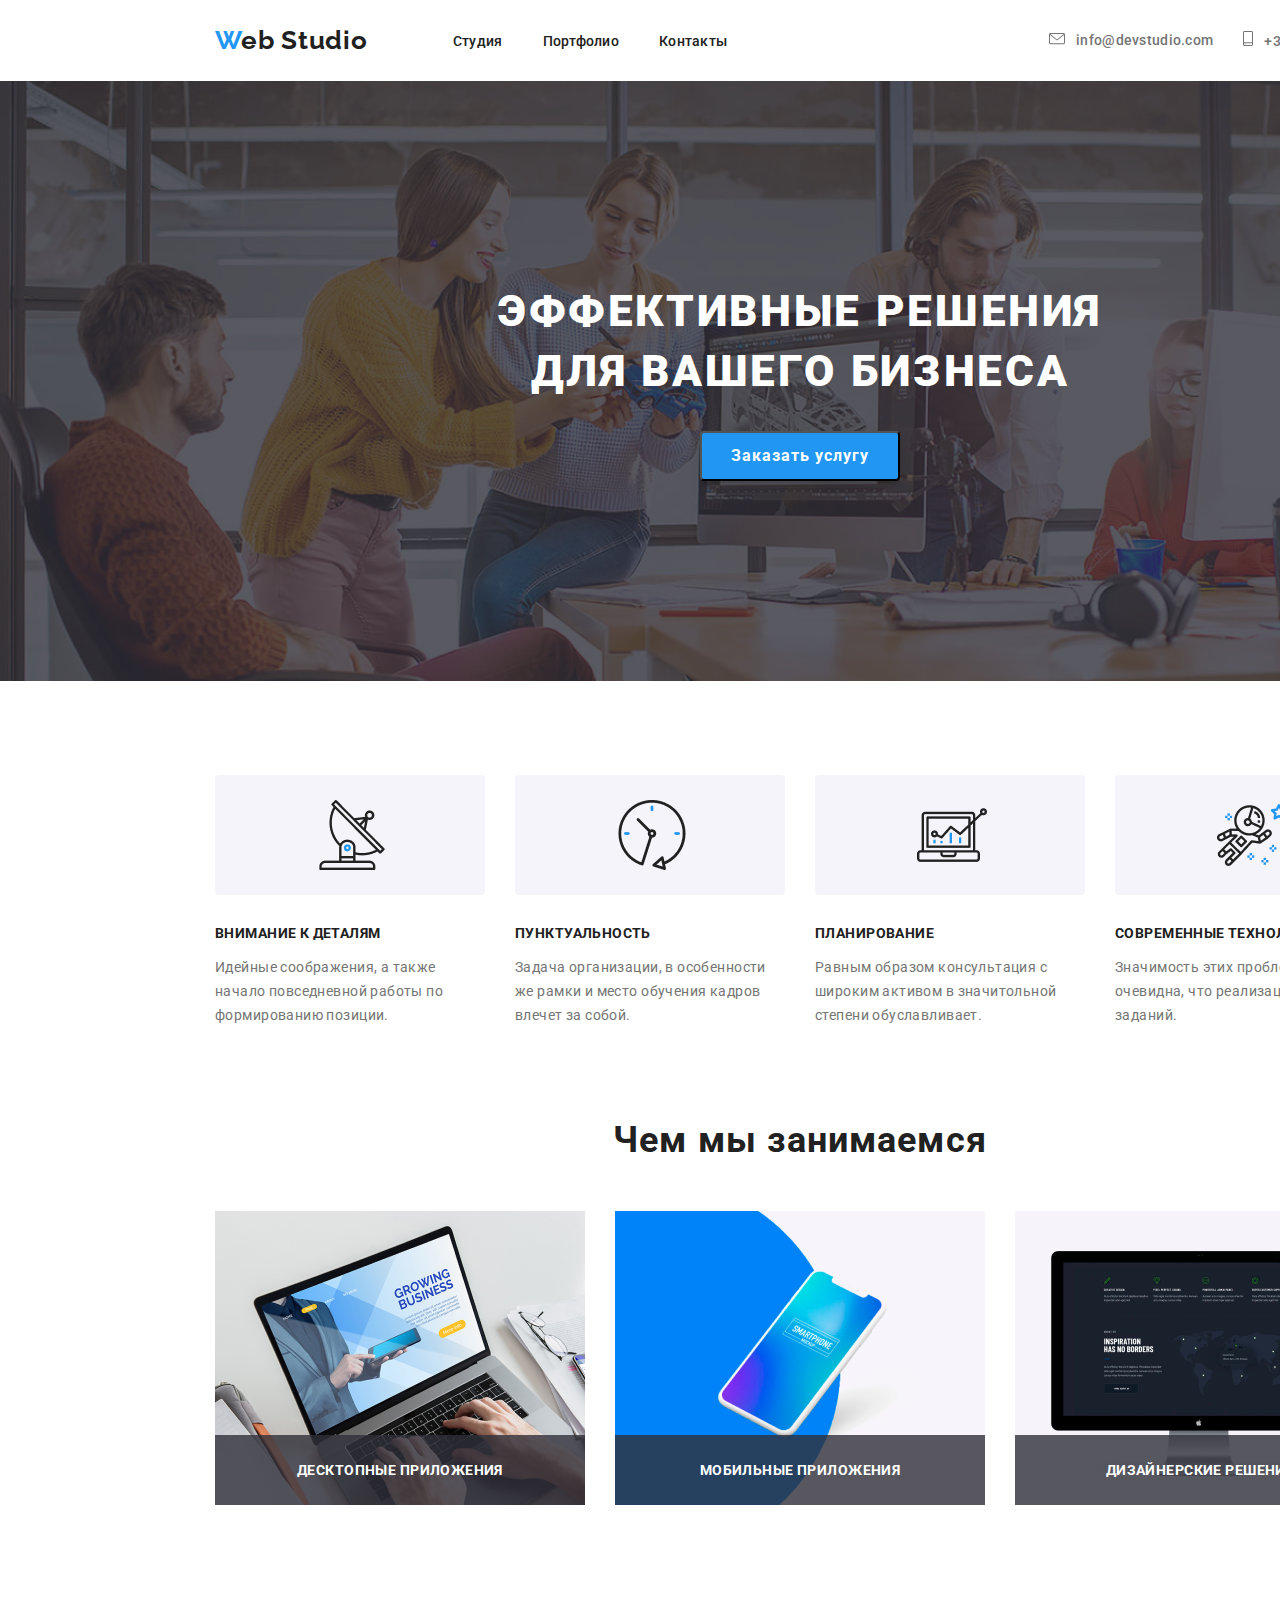
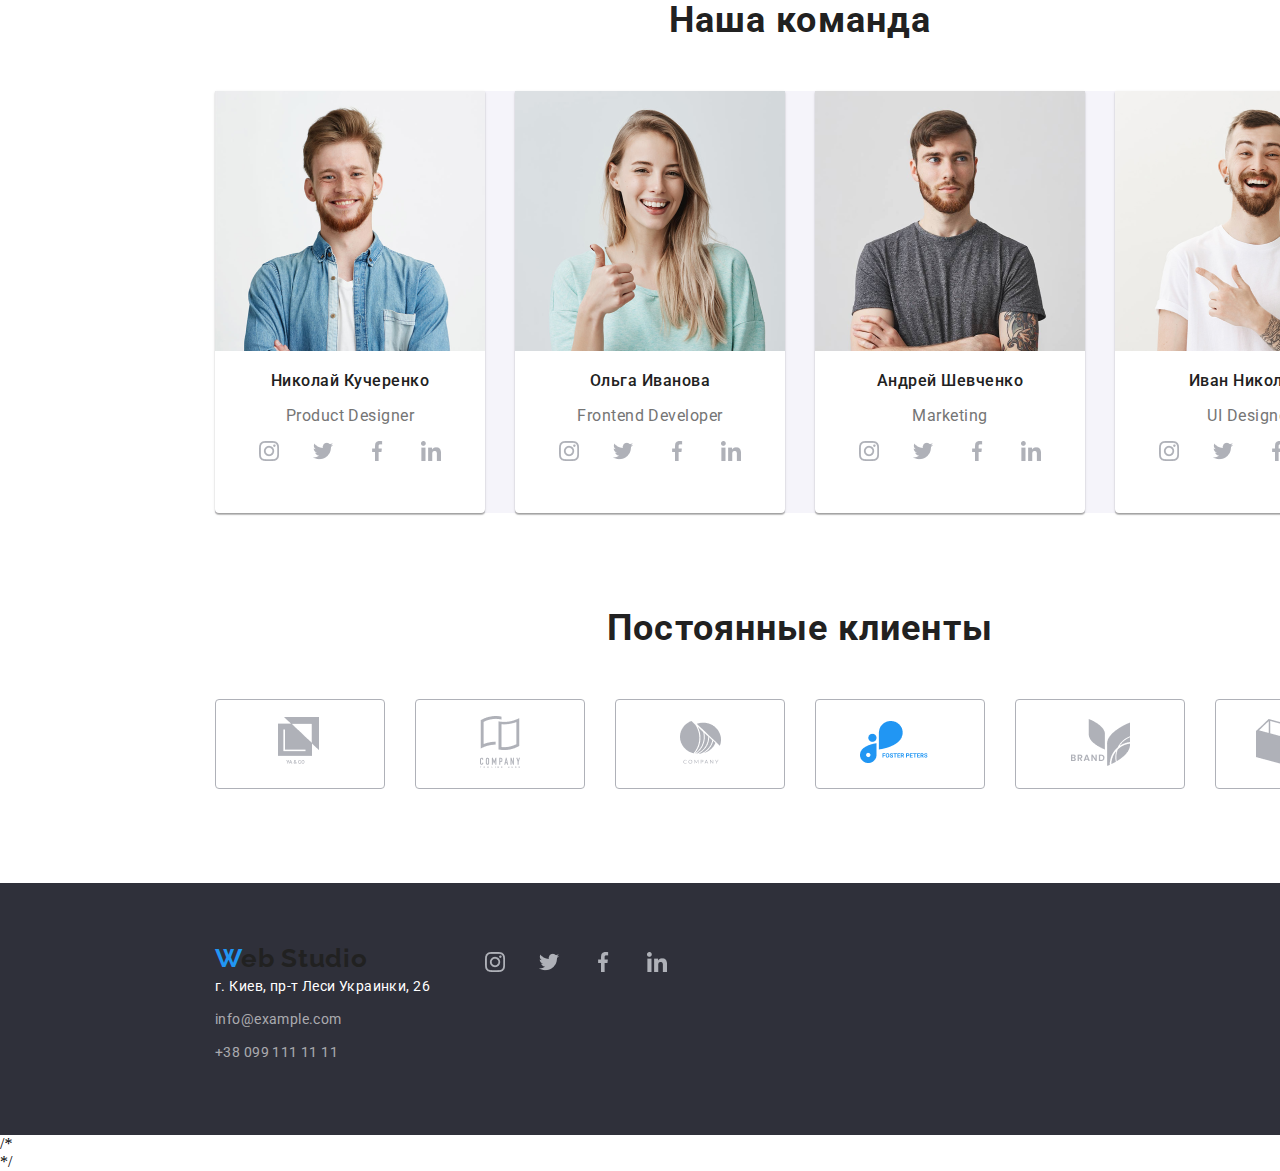
<file: index.html>
<!DOCTYPE html>
<html lang="ru">
  <head>
    <meta charset="utf-8" />
    <title>Homework 1</title>
    <link rel="stylesheet" href="./css/styles_tablet.css"/>
    <link href="https://fonts.googleapis.com/css2?family=Raleway:wght@500&family=Roboto:wght@500&display=swap" rel="stylesheet">
  </head>
  <body>
    <div class="wrapper">
    <header class="container">
      <nav>
        <a href="index.html" id="logo">Web Studio</a> 
        <ul class="menu">
          <li class="item"><a href="index.html">Студия</a></li>
          <li class="item"><a href="portfolio.html">Портфолио</a></li>
          <li class="item"><a href="">Контакты</a></li>
        </ul>
        <ul class="contacts">
          <li class="props">
            <svg width="16" height="12" viewBox="0 0 16 12" fill="none" xmlns="http://www.w3.org/2000/svg" class="icon">
              <path 
              class="envelope" d="M14.5 0H1.50001C0.672854 0 0 0.628107 0 1.40026V9.80173C0 10.5739 0.672854 11.202 1.50001 11.202H14.5C15.3271 11.202 16 10.5739 16 9.80173V1.40026C16 0.628107 15.3271 0 14.5 0ZM14.5 0.933493C14.5679 0.933493 14.6325 0.94665 14.6916 0.969628L8 6.38361L1.30833 0.969628C1.36742 0.946681 1.43204 0.933493 1.49998 0.933493H14.5ZM14.5 10.2685H1.50001C1.22414 10.2685 0.999996 10.0593 0.999996 9.80169V1.95587L7.67236 7.35402C7.76661 7.43013 7.8833 7.46798 8 7.46798C8.1167 7.46798 8.23339 7.43016 8.32764 7.35402L15 1.95587V9.80173C15 10.0593 14.7759 10.2685 14.5 10.2685Z" fill="#757575"/>
            </svg>
            <a href="mailto:info@devstudio.com">info@devstudio.com</a>
          </li>
          <li class="props">
            <svg width="10" height="15" viewBox="0 0 10 15" fill="none" xmlns="http://www.w3.org/2000/svg" class="icon">
              <path
              class="smartphone" d="M8.5 0H1.5C0.672848 0 0 0.628103 0 1.40025V13.5357C0 14.3079 0.672848 14.936 1.5 14.936H8.5C9.32715 14.936 10 14.3079 10 13.5357V1.40025C10 0.628103 9.32715 0 8.5 0ZM1.5 0.933498H8.5C8.77588 0.933498 9 1.14271 9 1.40025V11.202H1V1.40025C1 1.14271 1.22412 0.933498 1.5 0.933498ZM8.5 14.0025H1.5C1.22412 14.0025 1 13.7933 1 13.5357V12.1355H9V13.5357C9 13.7933 8.77588 14.0025 8.5 14.0025Z" fill="#757575"/>
              <path d="M2.35355 12.7389C2.54882 12.9213 2.54882 13.2169 2.35355 13.3992C2.15828 13.5816 1.84172 13.5816 1.64645 13.3992C1.45118 13.2169 1.45118 12.9213 1.64645 12.7389C1.84172 12.5566 2.15828 12.5566 2.35355 12.7389Z" fill="#757575"/>
            </svg>
            <a href="tel:+380961111111">+38 096 111 11 11</a>
          </li>
        </ul>
      </nav>
    </header>
  
    <main>
      <div id="hat"> 
        <div id="imgoverlay">
          <a href="">Эффективные решения для вашего бизнеса</a>
          <button>Заказать услугу</button>
        </div>
      </div>

      <section class="container">
        <ul class="features">
          <li>
            <div><img src="./images/antenna.png"></a></div>
            <h4>Внимание к деталям</h4>
            <p>Идейные соображения, а также начало повседневной работы по формированию позиции.</p>
          </li>

          <li>
            <div><img src="./images/clock.png"></div>
            <h4>Пунктуальность</h4>
            <p>Задача организации, в особенности же рамки и место обучения кадров влечет за собой.</p>
          </li>

          <li>
            <div><img src="./images/diagram.png"></div>
            <h4>Планирование</h4>
            <p>Равным образом консультация с широким активом в значитольной степени обуславливает.</p>
          </li>

          <li>
            <div><img src="./images/astronaut.png"></div>
            <h4>Современные технологии</h4>
            <p>Значимость этих проблем настолько очевидна, что реализация плановых заданий.</p>
          </li>

        </ul>
      </section>

      <section class="container">
        <h3>Чем мы занимаемся</h3>
        <ul class="activities">
          <li id="desktop">
            <a href="">Десктопные приложения</a>
          </li>
          <li id="mobile">
            <a href="">Мобильные приложения</a> 
          </li>
          <li id="design">
            <a href="">Дизайнерские решения</a>
          </li>
        </ul>
      </section>

      <section class="container">
        <h3>Наша команда</h3>
        <ul class="team">
          <li class="card">
            <img src="./images/card1.png">
            <p class="name">Николай Кучеренко</p>
            <p>Product Designer</p>
            <ul class="socButtons">
              <li><a href=""><img src="./images/instagram.png"></a></li>
              <li><a href=""><img src="./images/twitter.png"></a></li>
              <li><a href=""><img src="./images/facebook.png"></a></li>
              <li><a href=""><img src="./images/linkedin.png"></a></li>
            </ul>
          </li>

          <li class="card">
            <img src="./images/card2.png">
            <p class="name">Ольга Иванова</p>
            <p>Frontend Developer</p>
            <ul class="socButtons">
              <li><a href=""><img src="./images/instagram.png"></a></li>
              <li><a href=""><img src="./images/twitter.png"></a></li>
              <li><a href=""><img src="./images/facebook.png"></a></li>
              <li><a href=""><img src="./images/linkedin.png"></a></li>
            </ul>
          </li>

          <li class="card">
            <img src="./images/card3.png">
            <p class="name">Андрей Шевченко</p>
            <p>Marketing</p>
            <ul class="socButtons">
              <li><a href=""><img src="./images/instagram.png"></a></li>
              <li><a href=""><img src="./images/twitter.png"></a></li>
              <li><a href=""><img src="./images/facebook.png"></a></li>
              <li><a href=""><img src="./images/linkedin.png"></a></li>
            </ul>
          </li>

          <li class="card">
            <img src="./images/card4.png">
            <p class="name">Иван Николаев</p>
            <p>UI Designer</p>
            <ul class="socButtons">
              <li><a href=""><img src="./images/instagram.png"></a></li>
              <li><a href=""><img src="./images/twitter.png"></a></li>
              <li><a href=""><img src="./images/facebook.png"></a></li>
              <li><a href=""><img src="./images/linkedin.png"></a></li>
            </ul>
          </li>

        </ul>
      </section>

      <section class="container">
        <h3>Постоянные клиенты</h3>
        <ul class="clients">
          <li class="client"><a href=""><img src="./images/logo 1.png"></a></li>
          <li class="client"><a href=""><img src="./images/logo 2.png"></a></li>
          <li class="client"><a href=""><img src="./images/logo 3.png"></a></li>
          <li class="client"><a href=""><img src="./images/logo 4.png"></a></li>
          <li class="client"><a href=""><img src="./images/logo 5.png"></a></li>
          <li class="client"><a href=""><img src="./images/logo 6.png"></a></li>
        </ul>  
        
      </section>
    </main>
  
    <footer>
      
        <ul class="others">
          <li>
            <ul class="adresses">
              <a href="index.html" id="logo">Web Studio</a>
              <li><a href="" class="info street">г. Киев, пр-т Леси Украинки, 26</a></li>
              <li><a href="" class="info">info@example.com</a></li>
              <li><a href="" class="info">+38 099 111 11 11</a></li>
            </ul>
          </li>

          <li>
            
            <ul class="socButtons">
              <li><a href=""><img src="./images/instagram.png"></a></li>
              <li><a href=""><img src="./images/twitter.png"></a></li>
              <li><a href=""><img src="./images/facebook.png"></a></li>
              <li><a href=""><img src="./images/linkedin.png"></a></li>
            </ul>
          </li>

        </ul>
      
    </footer>
    </div>
  </body>
</html>

/*<section class="additional">*/
</file>
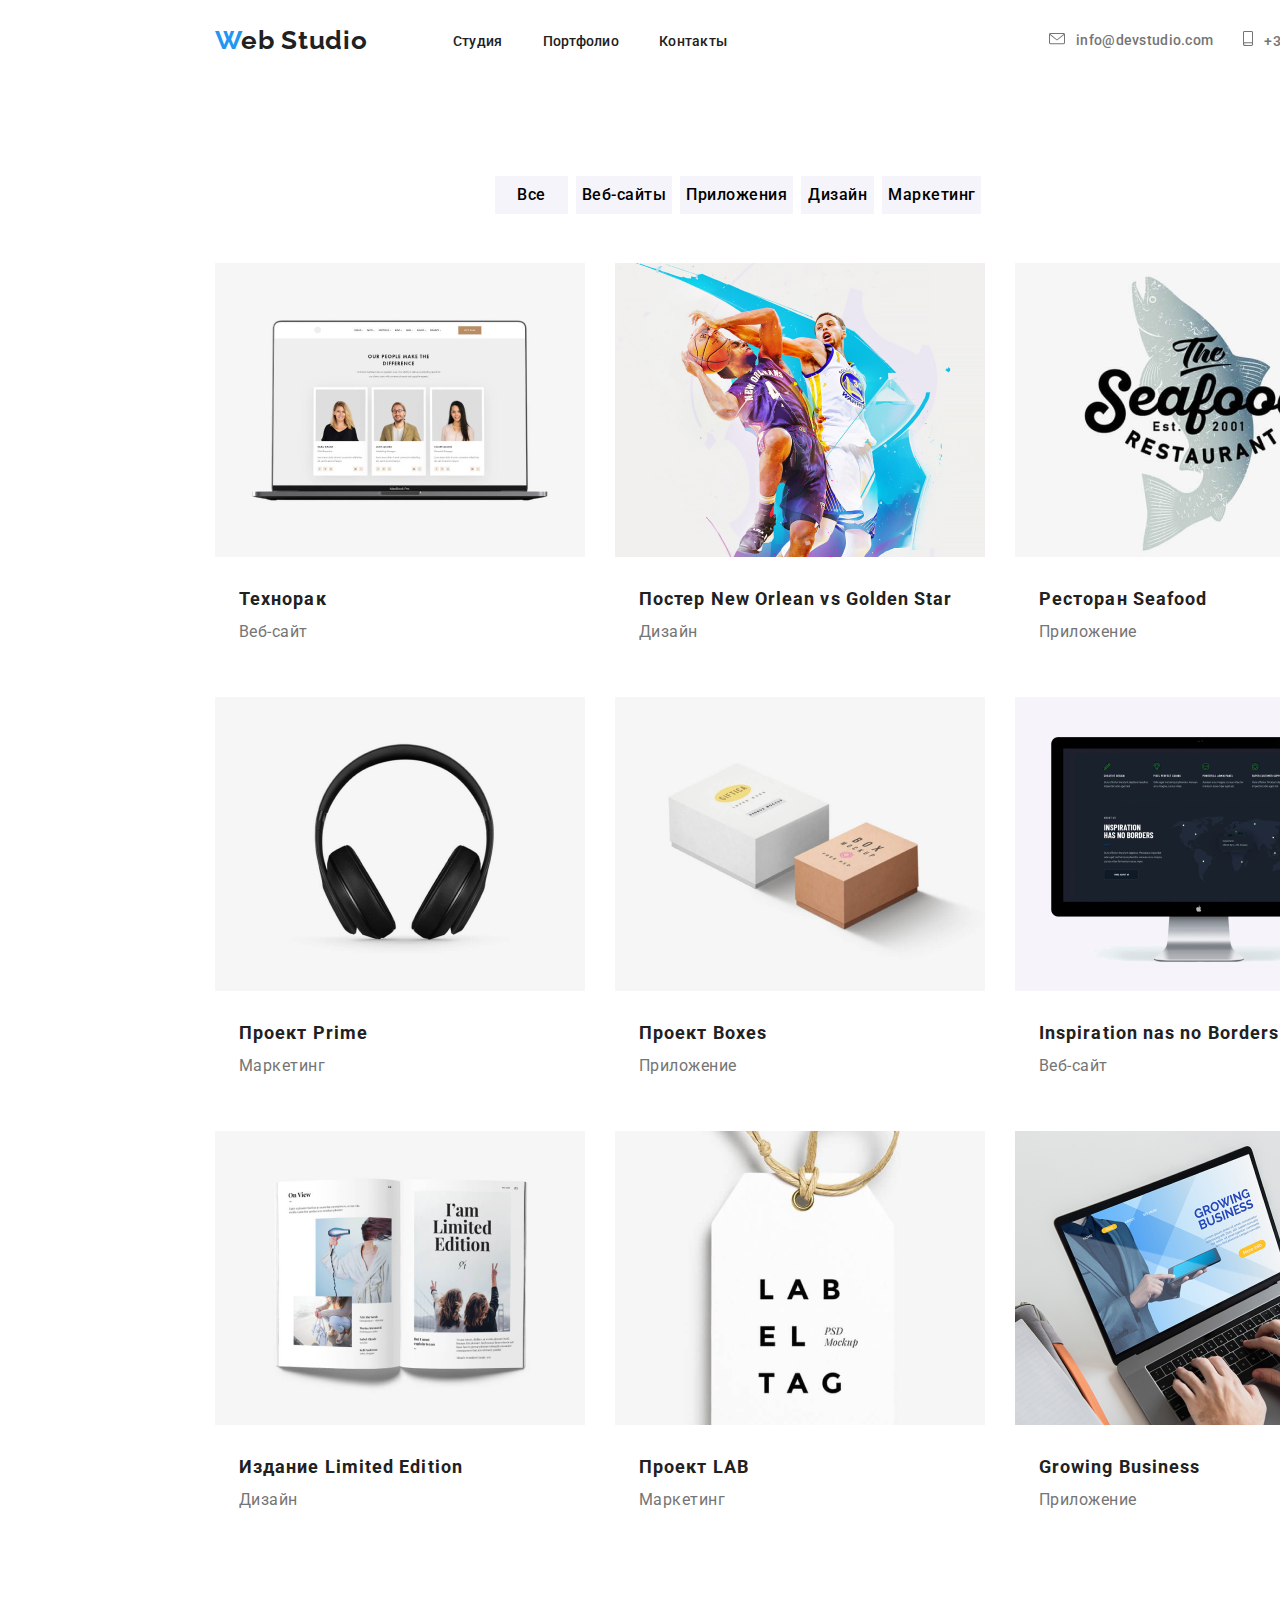
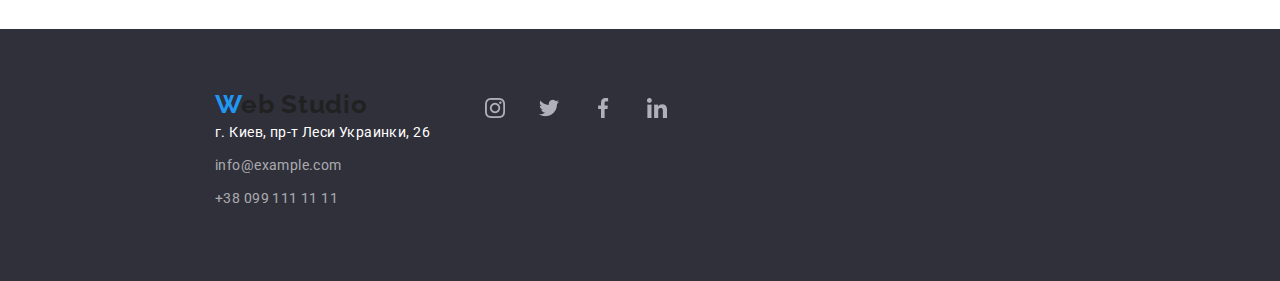
<file: portfolio.html>
<!DOCTYPE html>
<html lang="ru">
  <head>
    <meta charset="utf-8" />
    <title>Homework 2</title>
    <link rel="stylesheet" href="./css/styles.css"/>
    <link href="https://fonts.googleapis.com/css2?family=Raleway:wght@500&family=Roboto:wght@500&display=swap" rel="stylesheet">
  </head>
  <body>
    <div class="wrapper">
      <header class="container">
        <nav>
          <a href="index.html" id="logo">Web Studio</a> 
          <ul class="menu">
            <li class="item"><a href="index.html">Студия</a></li>
            <li class="item"><a href="portfolio.html">Портфолио</a></li>
            <li class="item"><a href="">Контакты</a></li>
          </ul>
          <ul class="contacts">
            <li class="props">
              <svg width="16" height="12" viewBox="0 0 16 12" fill="none" xmlns="http://www.w3.org/2000/svg" class="icon">
                <path 
                  class="envelope" d="M14.5 0H1.50001C0.672854 0 0 0.628107 0 1.40026V9.80173C0 10.5739 0.672854 11.202 1.50001 11.202H14.5C15.3271 11.202 16 10.5739 16 9.80173V1.40026C16 0.628107 15.3271 0 14.5 0ZM14.5 0.933493C14.5679 0.933493 14.6325 0.94665 14.6916 0.969628L8 6.38361L1.30833 0.969628C1.36742 0.946681 1.43204 0.933493 1.49998 0.933493H14.5ZM14.5 10.2685H1.50001C1.22414 10.2685 0.999996 10.0593 0.999996 9.80169V1.95587L7.67236 7.35402C7.76661 7.43013 7.8833 7.46798 8 7.46798C8.1167 7.46798 8.23339 7.43016 8.32764 7.35402L15 1.95587V9.80173C15 10.0593 14.7759 10.2685 14.5 10.2685Z" fill="#757575"/>
              </svg>
              <a href="mailto:info@devstudio.com">info@devstudio.com</a>
            </li>
            <li class="props">
              <svg width="10" height="15" viewBox="0 0 10 15" fill="none" xmlns="http://www.w3.org/2000/svg" class="icon">
                <path
                  class="smartphone" d="M8.5 0H1.5C0.672848 0 0 0.628103 0 1.40025V13.5357C0 14.3079 0.672848 14.936 1.5 14.936H8.5C9.32715 14.936 10 14.3079 10 13.5357V1.40025C10 0.628103 9.32715 0 8.5 0ZM1.5 0.933498H8.5C8.77588 0.933498 9 1.14271 9 1.40025V11.202H1V1.40025C1 1.14271 1.22412 0.933498 1.5 0.933498ZM8.5 14.0025H1.5C1.22412 14.0025 1 13.7933 1 13.5357V12.1355H9V13.5357C9 13.7933 8.77588 14.0025 8.5 14.0025Z" fill="#757575"/>
                <path d="M2.35355 12.7389C2.54882 12.9213 2.54882 13.2169 2.35355 13.3992C2.15828 13.5816 1.84172 13.5816 1.64645 13.3992C1.45118 13.2169 1.45118 12.9213 1.64645 12.7389C1.84172 12.5566 2.15828 12.5566 2.35355 12.7389Z" fill="#757575"/>
              </svg>
              <a href="tel:+380961111111">+38 096 111 11 11</a>
            </li>
          </ul>
        </nav>
      </header>
  
    <main>
      <div class="itemsFilter">
        <ul class="filters">
          <li><button>Все</button></li>
          <li><button>Веб-сайты</button></li>
          <li><button>Приложения</button></li>
          <li><button>Дизайн</button></li>
          <li><button>Маркетинг</button></li>
        </ul>
      </div>

      <div class="works">
        <ul >

          <li class="work">
            <img src="./images/work1.png">
            <p class="rubric">Технорак</p>
            <p class="typer">Веб-сайт</p>
          </li>

          <li class="work">
            <img src="./images/work2.png">
            <p class="rubric">Постер New Orlean vs Golden Star</p>
            <p class="typer">Дизайн</p>
          </li>

          <li class="work">
            <img src="./images/work3.png">
            <p class="rubric">Ресторан Seafood</p>
            <p class="typer">Приложение</p>
          </li>

          <li class="work">
            <img src="./images/work4.png">
            <p class="rubric">Проект Prime</p>
            <p class="typer">Маркетинг</p>
          </li>

          <li class="work">
            <img src="./images/work5.png">
            <p class="rubric">Проект Boxes</p>
            <p class="typer">Приложение</p>
          </li>

          <li class="work">
            <img src="./images/work6.png">
            <p class="rubric">Inspiration nas no Borders</p>
            <p class="typer">Веб-сайт</p>
          </li>

          <li class="work">
            <img src="./images/work7.png">
            <p class="rubric">Издание Limited Edition</p>
            <p class="typer">Дизайн</p>
          </li>

          <li class="work">
            <img src="./images/work8.png">
            <p class="rubric">Проект LAB</p>
            <p class="typer">Маркетинг</p>
          </li>

          <li class="work">
            <img src="./images/work9.png">
            <p class="rubric">Growing Business</p>
            <p class="typer">Приложение</p>
          </li>

        </ul>
      </section>


    </main>
  
    <footer>
      
      <ul class="others">
        <li>
          <ul class="adresses">
            <a href="index.html" id="logo">Web Studio</a>
            <li><a href="" class="info street">г. Киев, пр-т Леси Украинки, 26</a></li>
            <li><a href="" class="info">info@example.com</a></li>
            <li><a href="" class="info">+38 099 111 11 11</a></li>
          </ul>
        </li>

        <li>
          
          <ul class="socButtons">
            <li><a href=""><img src="./images/instagram.png"></a></li>
            <li><a href=""><img src="./images/twitter.png"></a></li>
            <li><a href=""><img src="./images/facebook.png"></a></li>
            <li><a href=""><img src="./images/linkedin.png"></a></li>
          </ul>
        </li>

      </ul>
    
  </footer>
  </body>
</html>
</file>
<file: css/styles_tablet.css>
html {
  box-sizing: border-box;
}

*,
*::before,
*::after {
  box-sizing: inherit;
}

body{
  margin: 0px;
}

.wrapper {
  width: 1600px;
  background: #FFFFFF;
  padding: 0px;
}

.container {
  display: block;
  margin: 0px 215px;
}

nav {
  display: flex;
  height: 81px;

  background: #FFFFFF;
  align-items: center;
  justify-content: space-between;
}


#logo{
  display: block;
  margin-right: 85px;
  font-family: Raleway;
  font-style: normal;
  font-weight: bold;
  font-size: 26px;
  line-height: 31px;
  letter-spacing: 0.03em;
  color: #212121;
  text-decoration-line: none;
}


#logo::first-letter {
  color: #2196F3;
}

.menu{
  display: flex;
  height: 48px;
  margin: 32px 0px 0px 0px; 
  padding: 0px;
  list-style-type: none;
}

.menu .item + .item{
  margin-left: 40px;
}


.item:hover {
  border-bottom: 4px solid #2196F3;
  border-radius: 2px;
}


.item a {
  display: block;
  padding-bottom: 32px;
  text-decoration: none;
  font-family: Roboto;
  font-style: normal;
  font-weight: 500;
  font-size: 14px;
  line-height: 16px;
  letter-spacing: 0.02em;
  color: #212121;
}

.menu a:hover {
  color: #2196F3;
}

.contacts{
  display: flex;
  padding: 0px;
  margin-left: auto;
  list-style-type: none;
}

.contacts .props + .props{
  margin-left: 30px;
}


.props a{
  margin-left: 7px;
  font-family: Roboto;
  font-style: normal;
  font-weight: 500;
  font-size: 14px;
  line-height: 16px;
  letter-spacing: 0.02em;
  text-decoration-line: none;
  color: #757575;
}

.props a:hover{
  color: #2196F3;
}

.props:hover .envelope{
  fill: #2196F3;
}

.props:hover .smartphone{
  fill: #2196F3;
}

#hat{
  display: block;
  padding: 0px;
  background: url('startup4.jpg');
}

#imgoverlay{
  height: 600px;
  padding: 0px;
  background: rgba(47, 48, 58, 0.8);
  text-align: center;

  /*
  justify-content: center;
  align-items: center;
  */   

}

#imgoverlay a{
  display: inline-block;
  margin: 200px 450px 30px;
  font-family: Roboto;
  font-style: normal;
  font-weight: 900;
  font-size: 44px;
  line-height: 60px;
  letter-spacing: 0.06em;
  text-transform: uppercase;
  text-decoration-line: none;
  color: #FFFFFF;
}

button {
  width: 200px;
  height: 50px;
  background: #2196F3;
  box-shadow: 0px 4px 4px rgba(0, 0, 0, 0.15);
  border-radius: 4px;
  color: #FFFFFF;
  font-family: Roboto;
  font-style: normal;
  font-weight: bold;
  font-size: 16px;
  line-height: 30px;
  letter-spacing: 0.06em;
}

.features{
  display: flex;
  margin: 94px 0px 0px; 
  padding: 0px;
  justify-content: space-between;
}

.features li {
  list-style-type: none;
  width: 270px;
  height: 250px;
}

.features h4 {
  padding: 0;
  margin-top: 30px;
  margin-bottom: 10px;
  font-family: Roboto;
  font-style: normal;
  font-weight: bold;
  font-size: 14px;
  line-height: 16px;
  letter-spacing: 0.03em;
  text-transform: uppercase;
  color: #212121;

}

.features img{
  position: relative;
  padding: 0px;
  margin: 0px;
  left: 102px;
  top: 25px;
  
}

.features div{
  padding: 0px;
  margin: 0px;
  width: 270px;
  height: 120px;
  background: #F5F4FA;
  border-radius: 4px;
}

.features p{
  font-family: Roboto;
  font-style: normal;
  font-weight: normal;
  font-size: 14px;
  line-height: 24px;
  /* or 171% */
  letter-spacing: 0.03em;
  color: #757575;
}
/*=========================================================================*/

.activities{
  display: flex;
  margin: 50px 0px 0px; 
  padding: 0px;
  justify-content: space-between;
}

.activities li {
  display: flex;
  list-style-type: none;
  text-align: center;
  width: 370px;
  height: 294px;
}

#desktop{
  background: url('../images/laptop.png');
}

#mobile{
  background: url('../images/smartphone.png');
}

#design{
  background: url('../images/monitor.png');
}

.activities a{
  padding-top: 27px;
  margin-top: 224px;
  font-family: Roboto;
  font-style: normal;
  font-weight: bold;
  font-size: 14px;
  line-height: 16px;
  text-align: center;
  text-decoration: none;
  letter-spacing: 0.03em;
  text-transform: uppercase;
  color: #FFFFFF;
  width: 370px;
  height: 70px;
  background: rgba(47, 48, 58, 0.8);
}

h3{
  margin: 94px 0px 0px;
  font-family: Roboto;
  font-style: normal;
  font-weight: bold;
  font-size: 36px;
  line-height: 42px;
  text-align: center;
  letter-spacing: 0.03em;
  color: #212121;
}


/*=========================================================================*/


.team{
  padding: 0px;
  display: flex;
  margin: 50px 0px 0px; 
  padding: 0px;
  justify-content: space-between;
  background: #F5F4FA;
}

.card{
  list-style-type: none;
  width: 270px;
  height: 422px;
  background: #FFFFFF;
/* material shadow v1 */
  box-shadow: 0px 1px 3px rgba(0, 0, 0, 0.12), 0px 1px 1px rgba(0, 0, 0, 0.14), 0px 2px 1px rgba(0, 0, 0, 0.2);
  border-radius: 0px 0px 4px 4px;
  text-align: center;
}


.card .name{
  font-family: Roboto;
  font-style: normal;
  font-weight: 500;
  font-size: 16px;
  line-height: 19px;
  letter-spacing: 0.03em;
  color: #212121;
}

.card p {
  font-family: Roboto;
  font-style: normal;
  font-weight: normal;
  font-size: 16px;
  line-height: 19px;
  letter-spacing: 0.03em;
  color: #757575;
}

.socButtons{
  display: flex;
  width: 206px;
  height: 44px;
  padding: 0px;
  margin-top: 0px;
  margin-left: 32px;
  justify-content: space-between;
}

.socButtons li{
  list-style-type: none;
  width: 44px;
  height: 44px;
}

.socButtons li > img{
  width: 20px;
  height: 20px;
  padding: 0px;
  margin-left: 12px;
  margin-top: 12px;
}

.clients{
  display: flex;
  margin: 50px 0px 0px; 
  padding: 0px;
  justify-content: space-between;
}

.client{
  display: flex;
  width: 170px;
  height: 90px;
  align-items: center;
  justify-content: center;
  border: 1px solid #AFB1B8;
  box-sizing: border-box;
  border-radius: 4px;
  list-style-type: none;
}

footer{
  display: block;
  height: 252px;
  margin: 94px 0px 0px; 
  padding: 0px;
  background: #2F303A;
  
}
/*
.additional{
  display: block;
  margin: 0px ;
}*/

.others{
  display: flex;
  padding: 0px;
  margin: 0px 215px 0px;
  align-items: center;
  list-style-type: none;
}

.adresses{
  margin-top: 60px;
  padding: 0px;
  list-style-type: none;
}

.adresses li + li{
  margin-top: 9px;
  padding 0px;
}

.info{
  font-family: Roboto;
  font-style: normal;
  font-weight: normal;
  font-size: 14px;
  line-height: 24px;
  letter-spacing: 0.03em;
  color: rgba(255, 255, 255, 0.6);
  text-decoration-line: none;
}

.street{
  text-decoration-line: none;
  color: #FFFFFF;
}
</file>
<file: css/styles.css>
html {
  box-sizing: border-box;
}

*,
*::before,
*::after {
  box-sizing: inherit;
}

body{
  margin: 0px;
}

.wrapper {
  width: 1600px;
  background: #FFFFFF;
  padding: 0px;
}

.container {
  display: block;
  margin: 0px 215px;
}

nav {
  display: flex;
  height: 81px;

  background: #FFFFFF;
  align-items: center;
  justify-content: space-between;
}


#logo{
  display: block;
  margin-right: 85px;
  font-family: Raleway;
  font-style: normal;
  font-weight: bold;
  font-size: 26px;
  line-height: 31px;
  letter-spacing: 0.03em;
  color: #212121;
  text-decoration-line: none;
}


#logo::first-letter {
  color: #2196F3;
}

.menu{
  display: flex;
  height: 48px;
  margin: 32px 0px 0px 0px; 
  padding: 0px;
  list-style-type: none;
}

.menu .item + .item{
  margin-left: 40px;
}


.item:hover {
  border-bottom: 4px solid #2196F3;
  border-radius: 2px;
}


.item a {
  display: block;
  padding-bottom: 32px;
  text-decoration: none;
  font-family: Roboto;
  font-style: normal;
  font-weight: 500;
  font-size: 14px;
  line-height: 16px;
  letter-spacing: 0.02em;
  color: #212121;
}

.menu a:hover {
  color: #2196F3;
}

.contacts{
  display: flex;
  padding: 0px;
  margin-left: auto;
  list-style-type: none;
}

.contacts .props + .props{
  margin-left: 30px;
}


.props a{
  margin-left: 7px;
  font-family: Roboto;
  font-style: normal;
  font-weight: 500;
  font-size: 14px;
  line-height: 16px;
  letter-spacing: 0.02em;
  text-decoration-line: none;
  color: #757575;
}

.props a:hover{
  color: #2196F3;
}

.props:hover .envelope{
  fill: #2196F3;
}

.props:hover .smartphone{
  fill: #2196F3;
}

main{
  display: block;
  padding: 0px;
  height: 1360px;
  width: 1170px;
  margin-left: 215px;
  margin-top: 94px;
  align-items: center;
  justify-content: space-between;
}

.itemsFilter{
  display: flex;
  height: 54px;
  width: 1170px;
  align-items: center;
  justify-content: space-between;
}

.filters{
  display: flex;
  margin: 0px 0px 0px 0px;
  align-items: center;
  padding-top: 0px;
  padding-left: 280px;
  padding-right: 280px;
  justify-content: space-between;
  list-style-type: none;
  padding-bottom: 15px;
}

.filters li + li{
  margin-left: 8px;
}


.filters button{
  max-width: 145px;
  min-width: 73px;
  width: auto;
  background: #F5F4FA;
  height: 38px;
  font-family: Roboto;
  font-size: 16px;
  font-style: normal;
  font-weight: 500;
  letter-spacing: 0.03em;
  text-align: center;
  border-style: none;
}

.filters button:hover{
  background: #2196F3;
  color: #FFFFFF;
  box-shadow: 0px 3px 1px rgba(0, 0, 0, 0.1), 0px 1px 2px rgba(0, 0, 0, 0.08), 0px 2px 2px rgba(0, 0, 0, 0.12);
  border-radius: 4px;
}

.works{
  display: block;
  width: 1170px;
  margin: 34px 0px 0px; 
  padding: 0px;
  justify-content: space-between;
}

.works ul{
  display: flex;
  flex-wrap: wrap;
  padding: 0px;
  margin: 0px 0px 0px 0px;
  justify-content: space-between;
}

.work {
  list-style-type: none;
  padding: 0px;
  margin-bottom: 30px;
  width: 370px;
  height: 404px;
  text-align: left;
}


.typer {
  padding-left: 24px;
  margin: 0px 0px 0px 0px;
  font-family: Roboto;
  font-style: normal;
  font-weight: normal;
  font-size: 16px;
  line-height: 30px;
  letter-spacing: 0.03em;
  color: #757575;

}

.rubric {
  padding-left: 24px;
  margin: 20px 0px 0px;
  font-family: Roboto;
  font-style: normal;
  font-weight: bold;
  font-size: 18px;
  line-height: 36px;
  letter-spacing: 0.06em;
  color: #212121;
}

footer{
  display: block;
  height: 252px;
  margin: 94px 0px 0px; 
  padding: 0px;
  background: #2F303A;
  
}
/*
.additional{
  display: block;
  margin: 0px ;
}*/

.others{
  display: flex;
  padding: 0px;
  margin: 0px 215px 0px;
  align-items: center;
  list-style-type: none;
}

.adresses{
  margin-top: 60px;
  padding: 0px;
  list-style-type: none;
}

.adresses li + li{
  margin-top: 9px;
  padding 0px;
}

.info{
  font-family: Roboto;
  font-style: normal;
  font-weight: normal;
  font-size: 14px;
  line-height: 24px;
  letter-spacing: 0.03em;
  color: rgba(255, 255, 255, 0.6);
  text-decoration-line: none;
}

.street{
  text-decoration-line: none;
  color: #FFFFFF;
}

.socButtons{
  display: flex;
  width: 206px;
  height: 44px;
  padding: 0px;
  margin-top: 0px;
  margin-left: 32px;
  justify-content: space-between;
}

.socButtons li{
  list-style-type: none;
  width: 44px;
  height: 44px;
}

.socButtons li > img{
  width: 20px;
  height: 20px;
  padding: 0px;
  margin-left: 12px;
  margin-top: 12px;
}
</file>
